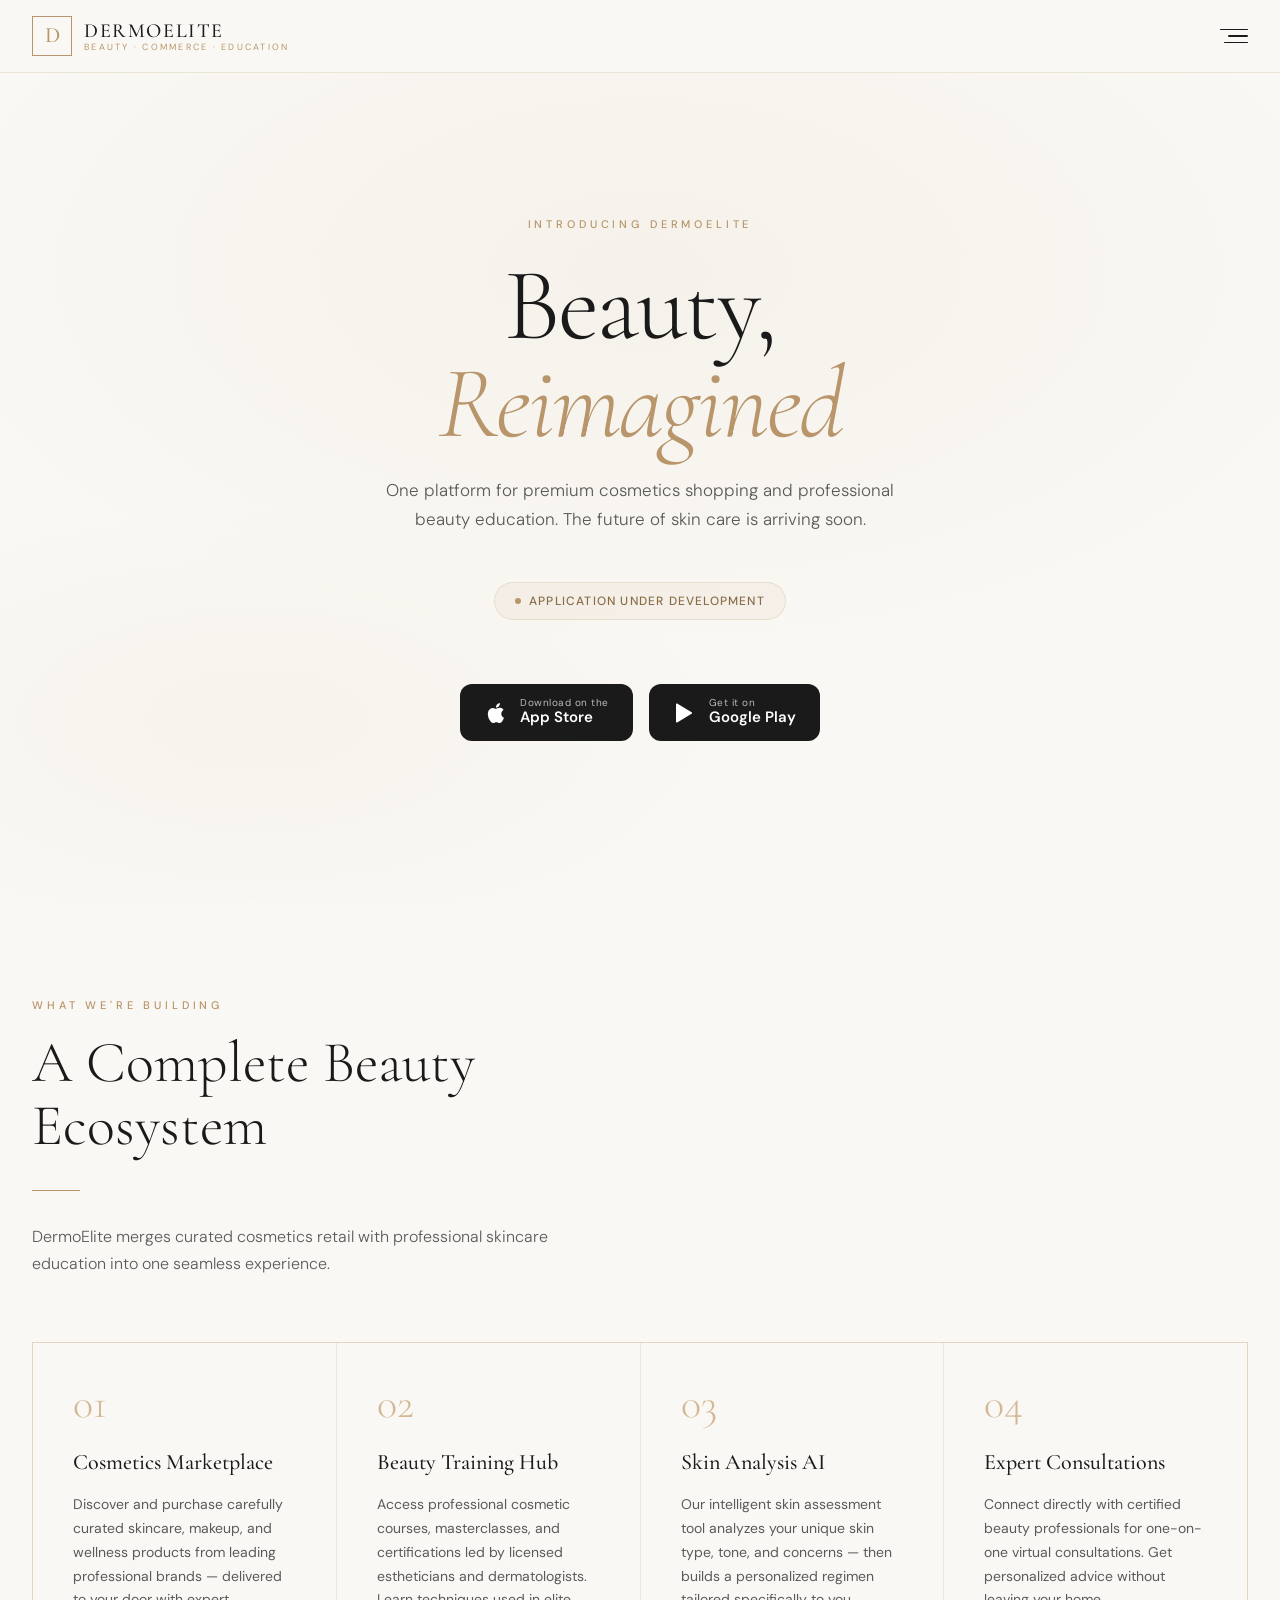
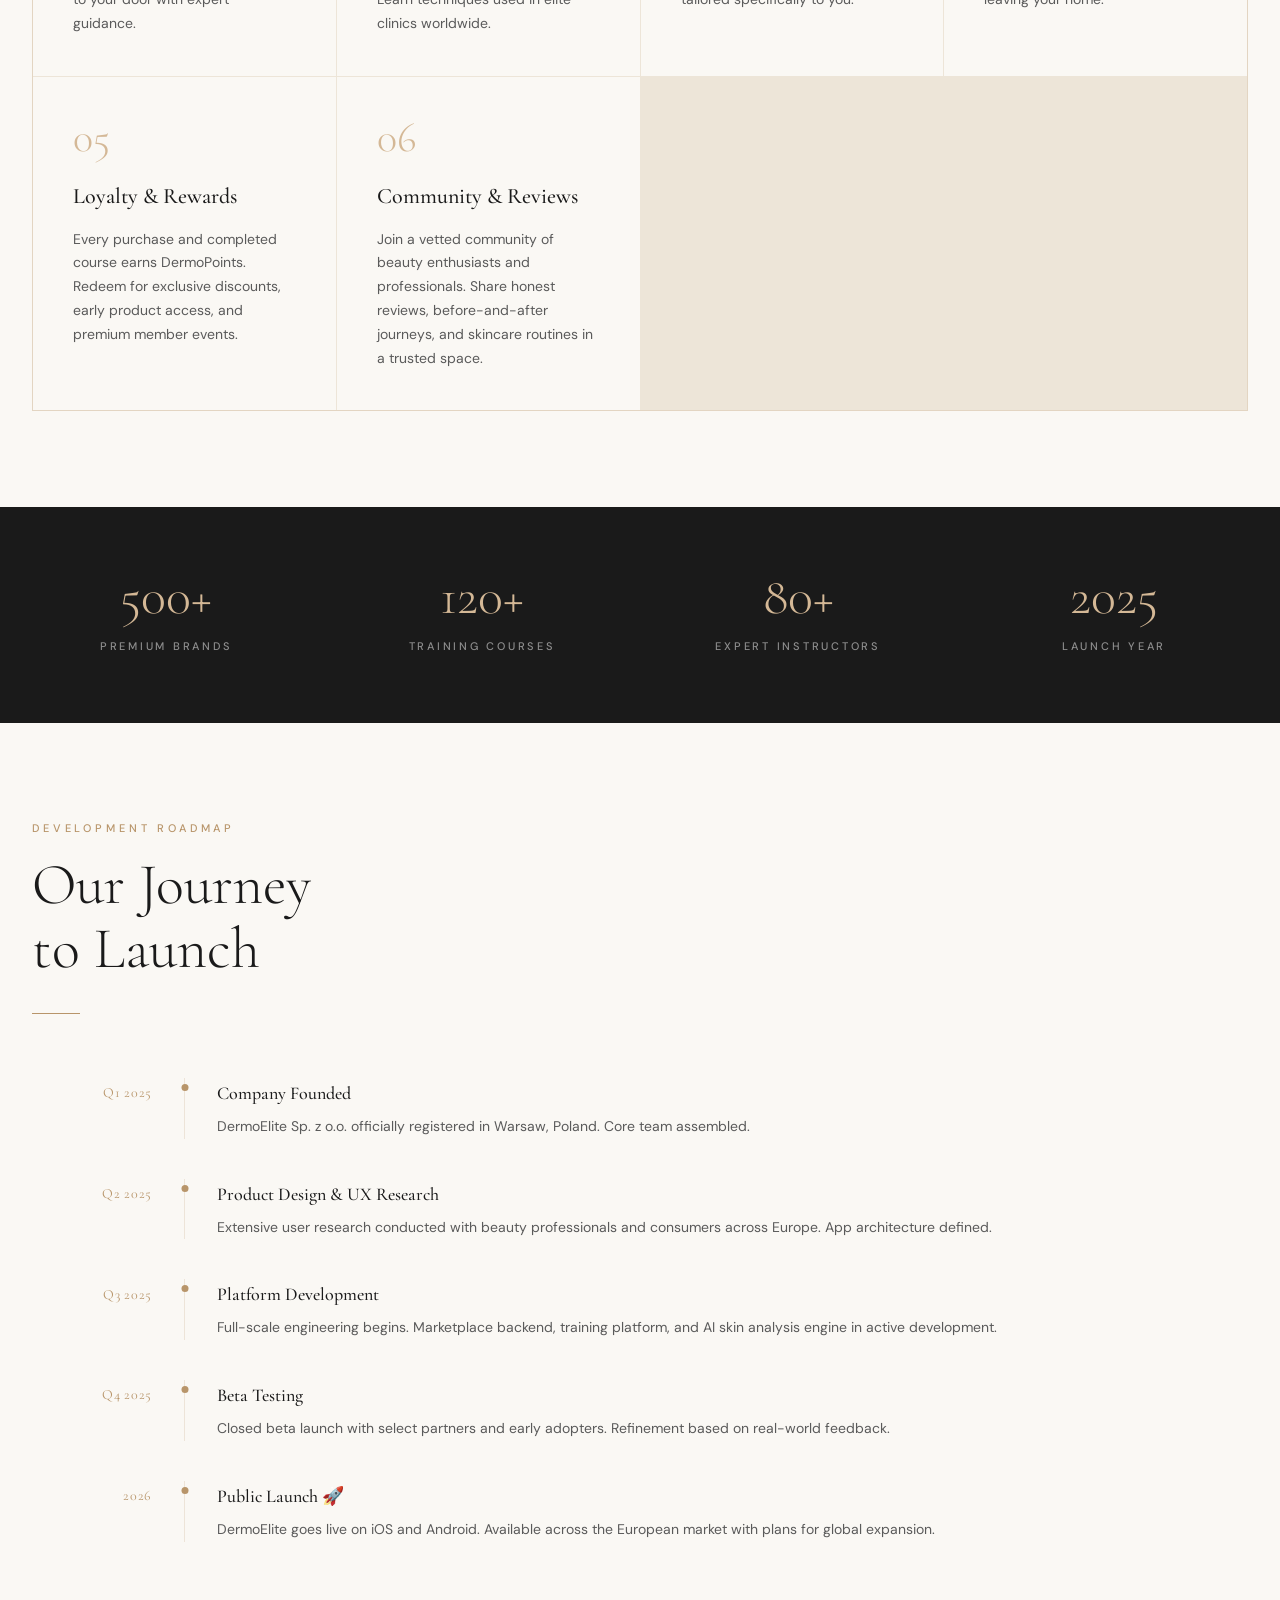
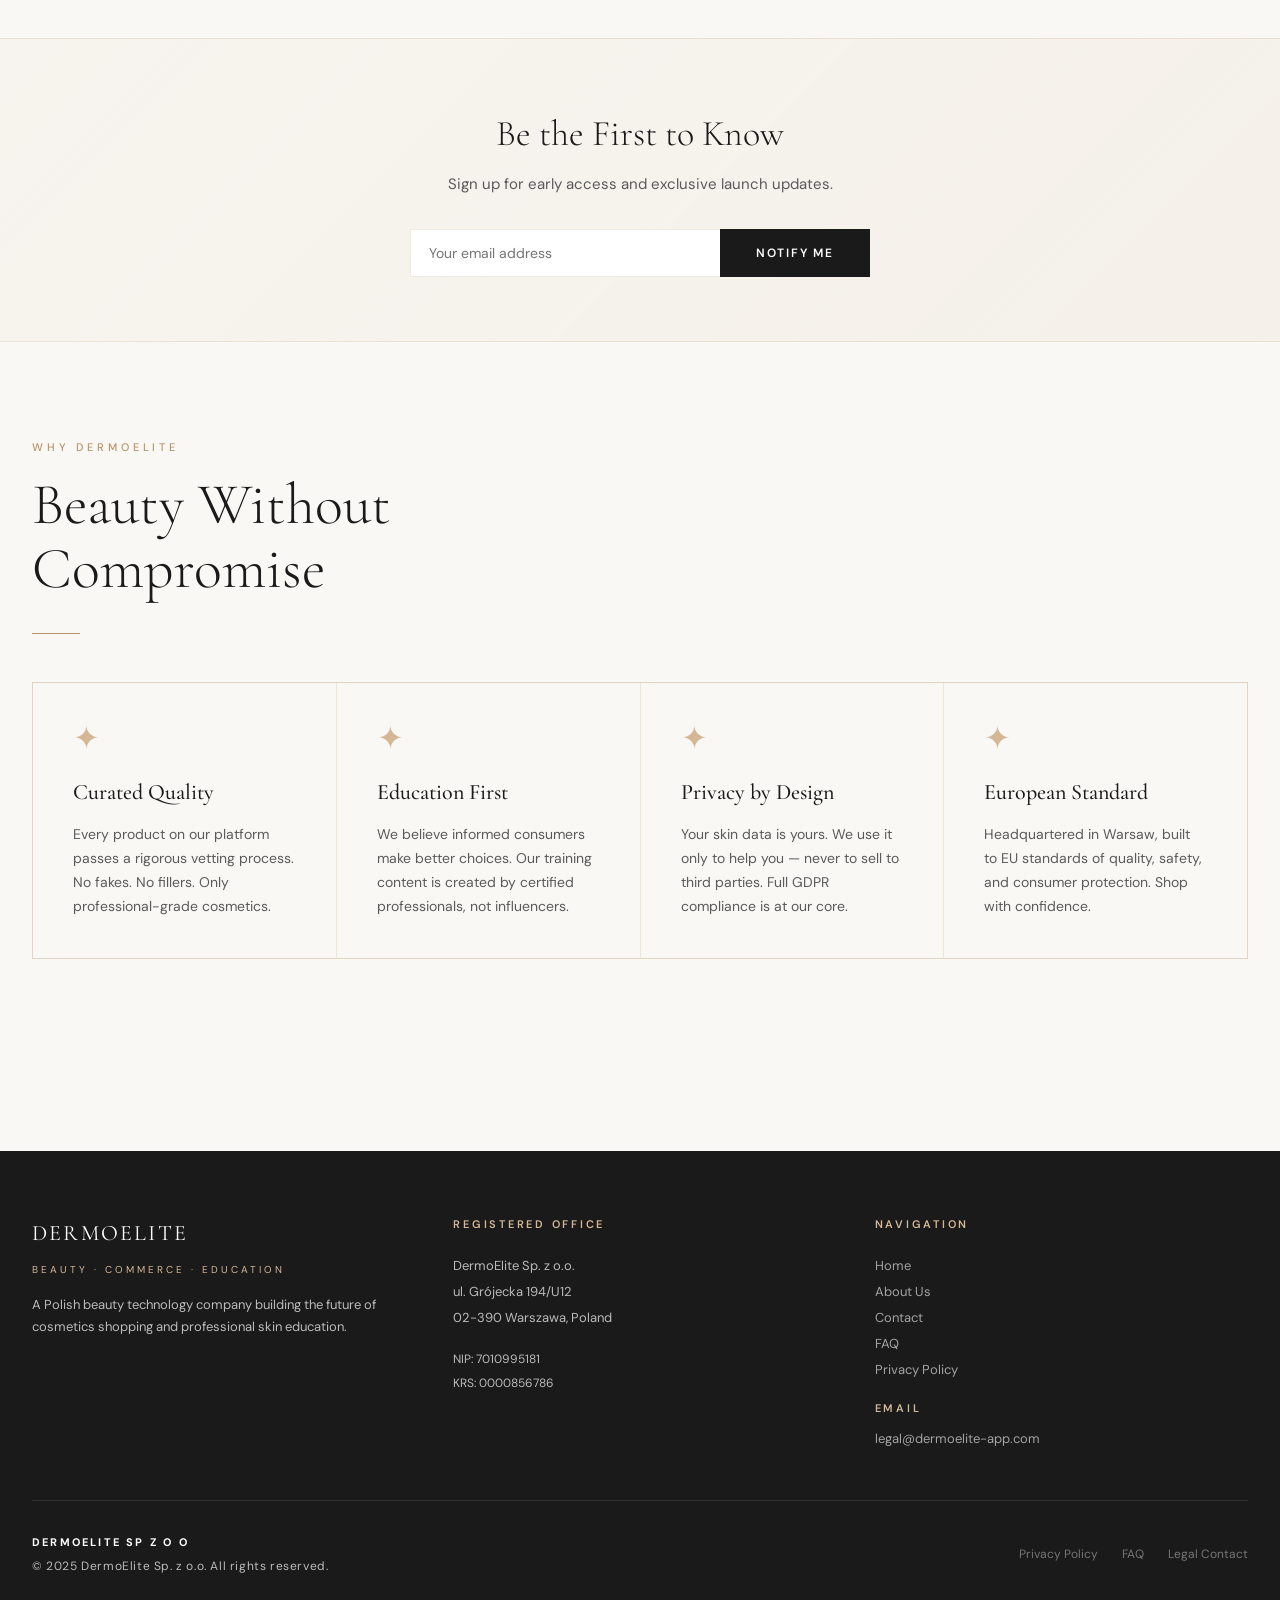
<file: index.html>
<!DOCTYPE html>
<html lang="en">
<head>
  <meta charset="UTF-8" />
  <meta name="viewport" content="width=device-width, initial-scale=1.0" />
  <meta name="description" content="DermoElite — The future of cosmetic commerce and professional beauty education. App coming soon." />
  <title>DermoElite — Beauty. Redefined.</title>
  <link rel="stylesheet" href="style.css" />
  <script>
    // Handle redirect from 404.html for GitHub Pages SPA routing
    (function() {
      const redirect = sessionStorage.getItem('redirectPath');
      if (redirect) {
        sessionStorage.removeItem('redirectPath');
        window.history.replaceState(null, null, redirect);
      }
    })();
  </script>
  <link rel="icon" href="data:image/svg+xml,<svg xmlns='http://www.w3.org/2000/svg' viewBox='0 0 32 32'><rect width='32' height='32' fill='%231a1a1a'/><text y='24' x='4' font-size='22' font-family='serif' fill='%23b8956a'>D</text></svg>" />
</head>
<body>

<!-- ═══════════════ HEADER ═══════════════ -->
<header>
  <nav>
    <a href="/" class="logo" data-page="home" aria-label="DermoElite Home">
      <div class="logo-mark"></div>
      <div class="logo-text">
        <span class="logo-name">DermoElite</span>
        <span class="logo-sub">Beauty · Commerce · Education</span>
      </div>
    </a>
    <button class="burger" id="burger" aria-label="Open navigation">
      <span></span><span></span><span></span>
    </button>
  </nav>
</header>

<!-- ═══════════════ MENU OVERLAY ═══════════════ -->
<div class="menu-overlay" id="menuOverlay" role="dialog" aria-modal="true" aria-label="Navigation">
  <div class="menu-backdrop" id="menuBackdrop"></div>
  <div class="menu-panel">
    <ul class="menu-links">
      <li><a href="/" data-page="home">Home <span class="arrow">→</span></a></li>
      <li><a href="/about" data-page="about">About Us <span class="arrow">→</span></a></li>
      <li><a href="/contact" data-page="contact">Contact <span class="arrow">→</span></a></li>
      <li><a href="/faq" data-page="faq">FAQ <span class="arrow">→</span></a></li>
      <li><a href="/policy" data-page="policy">Privacy Policy <span class="arrow">→</span></a></li>
    </ul>
    <div class="menu-footer">
      <p>DermoElite Sp. z o.o.<br>Warsaw, Poland · 2025</p>
    </div>
  </div>
</div>

<!-- ═══════════════ APP STORE MODAL ═══════════════ -->
<div class="modal-overlay" id="appModal" role="dialog" aria-modal="true">
  <div class="modal-backdrop" id="modalBackdrop"></div>
  <div class="modal-box">
    <div class="modal-icon">⏳</div>
    <h3>Coming Soon</h3>
    <p>The DermoElite app is currently under development. We're working hard to bring you the best cosmetic shopping and education experience. Stay tuned — it will be worth the wait.</p>
    <button class="modal-close" id="modalClose">Got it</button>
  </div>
</div>

<!-- ═══════════════════════════════════════════════
     PAGE: HOME
════════════════════════════════════════════════ -->
<div class="page" id="page-home">

  <!-- HERO -->
  <section class="hero">
    <div class="hero-bg"></div>
    <p class="hero-eyebrow">Introducing DermoElite</p>
    <h1>Beauty,<br><em>Reimagined</em></h1>
    <p class="hero-tagline">One platform for premium cosmetics shopping and professional beauty education. The future of skin care is arriving soon.</p>
    <div class="status-badge">
      <span class="status-dot"></span>
      Application Under Development
    </div>
    <div class="app-buttons">
      <button class="app-btn" aria-label="Download on the App Store">
        <svg viewBox="0 0 24 24" fill="white" xmlns="http://www.w3.org/2000/svg">
          <path d="M18.71 19.5c-.83 1.24-1.71 2.45-3.05 2.47-1.34.03-1.77-.79-3.29-.79-1.53 0-2 .77-3.27.82-1.31.05-2.3-1.32-3.14-2.53C4.25 17 2.94 12.45 4.7 9.39c.87-1.52 2.43-2.48 4.12-2.51 1.28-.02 2.5.87 3.29.87.78 0 2.26-1.07 3.8-.91.65.03 2.47.26 3.64 1.98l-.09.06c-.22.15-2.18 1.27-2.16 3.8.03 3.02 2.65 4.03 2.68 4.04-.03.07-.42 1.44-1.38 2.74M13 3.5c.73-.83 1.94-1.46 2.94-1.5.13 1.17-.34 2.35-1.04 3.19-.69.85-1.83 1.51-2.95 1.42-.15-1.15.41-2.35 1.05-3.11z"/>
        </svg>
        <div class="app-btn-text">
          <span class="app-btn-pre">Download on the</span>
          <span class="app-btn-name">App Store</span>
        </div>
      </button>
      <button class="app-btn" aria-label="Get it on Google Play">
        <svg viewBox="0 0 24 24" fill="white" xmlns="http://www.w3.org/2000/svg">
          <path d="M3,20.5v-17c0-0.83,0.94-1.3,1.6-0.8l14,8.5c0.6,0.37,0.6,1.23,0,1.6l-14,8.5C3.94,21.8,3,21.33,3,20.5z"/>
        </svg>
        <div class="app-btn-text">
          <span class="app-btn-pre">Get it on</span>
          <span class="app-btn-name">Google Play</span>
        </div>
      </button>
    </div>
  </section>

  <!-- FEATURES -->
  <div class="section reveal">
    <p class="section-eyebrow">What We're Building</p>
    <h2 class="section-title">A Complete Beauty<br>Ecosystem</h2>
    <div class="divider"></div>
    <p class="section-subtitle">DermoElite merges curated cosmetics retail with professional skincare education into one seamless experience.</p>

    <div class="features-grid">
      <div class="feature-card">
        <div class="feature-num">01</div>
        <h3>Cosmetics Marketplace</h3>
        <p>Discover and purchase carefully curated skincare, makeup, and wellness products from leading professional brands — delivered to your door with expert guidance.</p>
      </div>
      <div class="feature-card">
        <div class="feature-num">02</div>
        <h3>Beauty Training Hub</h3>
        <p>Access professional cosmetic courses, masterclasses, and certifications led by licensed estheticians and dermatologists. Learn techniques used in elite clinics worldwide.</p>
      </div>
      <div class="feature-card">
        <div class="feature-num">03</div>
        <h3>Skin Analysis AI</h3>
        <p>Our intelligent skin assessment tool analyzes your unique skin type, tone, and concerns — then builds a personalized regimen tailored specifically to you.</p>
      </div>
      <div class="feature-card">
        <div class="feature-num">04</div>
        <h3>Expert Consultations</h3>
        <p>Connect directly with certified beauty professionals for one-on-one virtual consultations. Get personalized advice without leaving your home.</p>
      </div>
      <div class="feature-card">
        <div class="feature-num">05</div>
        <h3>Loyalty & Rewards</h3>
        <p>Every purchase and completed course earns DermoPoints. Redeem for exclusive discounts, early product access, and premium member events.</p>
      </div>
      <div class="feature-card">
        <div class="feature-num">06</div>
        <h3>Community & Reviews</h3>
        <p>Join a vetted community of beauty enthusiasts and professionals. Share honest reviews, before-and-after journeys, and skincare routines in a trusted space.</p>
      </div>
    </div>
  </div>

  <!-- STATS -->
  <div class="stats-strip reveal">
    <div class="stats-inner">
      <div class="stat-item">
        <span class="stat-num">500+</span>
        <span class="stat-label">Premium Brands</span>
      </div>
      <div class="stat-item">
        <span class="stat-num">120+</span>
        <span class="stat-label">Training Courses</span>
      </div>
      <div class="stat-item">
        <span class="stat-num">80+</span>
        <span class="stat-label">Expert Instructors</span>
      </div>
      <div class="stat-item">
        <span class="stat-num">2025</span>
        <span class="stat-label">Launch Year</span>
      </div>
    </div>
  </div>

  <!-- TIMELINE -->
  <div class="section reveal">
    <p class="section-eyebrow">Development Roadmap</p>
    <h2 class="section-title">Our Journey<br>to Launch</h2>
    <div class="divider"></div>
    <div class="timeline">
      <div class="timeline-item">
        <div class="timeline-date">Q1 2025</div>
        <div class="timeline-line"></div>
        <div class="timeline-content">
          <h4>Company Founded</h4>
          <p>DermoElite Sp. z o.o. officially registered in Warsaw, Poland. Core team assembled.</p>
        </div>
      </div>
      <div class="timeline-item">
        <div class="timeline-date">Q2 2025</div>
        <div class="timeline-line"></div>
        <div class="timeline-content">
          <h4>Product Design & UX Research</h4>
          <p>Extensive user research conducted with beauty professionals and consumers across Europe. App architecture defined.</p>
        </div>
      </div>
      <div class="timeline-item">
        <div class="timeline-date">Q3 2025</div>
        <div class="timeline-line"></div>
        <div class="timeline-content">
          <h4>Platform Development</h4>
          <p>Full-scale engineering begins. Marketplace backend, training platform, and AI skin analysis engine in active development.</p>
        </div>
      </div>
      <div class="timeline-item">
        <div class="timeline-date">Q4 2025</div>
        <div class="timeline-line"></div>
        <div class="timeline-content">
          <h4>Beta Testing</h4>
          <p>Closed beta launch with select partners and early adopters. Refinement based on real-world feedback.</p>
        </div>
      </div>
      <div class="timeline-item">
        <div class="timeline-date">2026</div>
        <div class="timeline-line"></div>
        <div class="timeline-content">
          <h4>Public Launch 🚀</h4>
          <p>DermoElite goes live on iOS and Android. Available across the European market with plans for global expansion.</p>
        </div>
      </div>
    </div>
  </div>

  <!-- NEWSLETTER -->
  <div class="newsletter-strip reveal">
    <h3>Be the First to Know</h3>
    <p>Sign up for early access and exclusive launch updates.</p>
    <form class="newsletter-form" id="newsletterForm">
      <input type="email" placeholder="Your email address" required aria-label="Email address" />
      <button type="submit" class="btn">Notify Me</button>
    </form>
  </div>

  <!-- WHY DERMOELITE -->
  <div class="section reveal">
    <p class="section-eyebrow">Why DermoElite</p>
    <h2 class="section-title">Beauty Without<br>Compromise</h2>
    <div class="divider"></div>

    <div class="features-grid" style="grid-template-columns: repeat(auto-fit, minmax(260px, 1fr)); margin-top:3rem;">
      <div class="feature-card">
        <div class="feature-num" style="font-size:32px;">✦</div>
        <h3>Curated Quality</h3>
        <p>Every product on our platform passes a rigorous vetting process. No fakes. No fillers. Only professional-grade cosmetics.</p>
      </div>
      <div class="feature-card">
        <div class="feature-num" style="font-size:32px;">✦</div>
        <h3>Education First</h3>
        <p>We believe informed consumers make better choices. Our training content is created by certified professionals, not influencers.</p>
      </div>
      <div class="feature-card">
        <div class="feature-num" style="font-size:32px;">✦</div>
        <h3>Privacy by Design</h3>
        <p>Your skin data is yours. We use it only to help you — never to sell to third parties. Full GDPR compliance is at our core.</p>
      </div>
      <div class="feature-card">
        <div class="feature-num" style="font-size:32px;">✦</div>
        <h3>European Standard</h3>
        <p>Headquartered in Warsaw, built to EU standards of quality, safety, and consumer protection. Shop with confidence.</p>
      </div>
    </div>
  </div>

</div><!-- /page-home -->


<!-- ═══════════════════════════════════════════════
     PAGE: ABOUT
════════════════════════════════════════════════ -->
<div class="page" id="page-about">
  <div class="page-hero">
    <p class="hero-eyebrow">Our Story</p>
    <h1 class="section-title">About<br><em style="font-style:italic; color:var(--gold)">DermoElite</em></h1>
    <p class="hero-tagline">A Polish beauty tech company on a mission to democratize access to premium cosmetics and professional skincare knowledge.</p>
  </div>

  <div class="section">
    <div class="about-grid">
      <div class="about-visual reveal">
        <div class="about-visual-box">
          <div class="about-monogram">DE</div>
        </div>
        <div class="about-badge">
          <span class="about-badge-year">2025</span>
          <div class="about-badge-label">Founded in Warsaw</div>
        </div>
      </div>

      <div class="reveal">
        <p class="section-eyebrow">Our Mission</p>
        <h2 class="section-title" style="font-size:clamp(28px,4vw,44px)">Elevating Beauty,<br>Empowering People</h2>
        <div class="divider"></div>
        <p style="color:var(--mid); margin-bottom:1.2rem; font-size:15px; line-height:1.8;">DermoElite was born from a simple but powerful conviction: everyone deserves access to professional-grade beauty products and the knowledge to use them well. Too often, the world of premium skincare is locked behind salon doors or hidden in jargon-filled brochures.</p>
        <p style="color:var(--mid); margin-bottom:1.2rem; font-size:15px; line-height:1.8;">We're changing that. Our platform brings together a curated marketplace of verified cosmetic brands, a comprehensive library of professional training courses, and intelligent tools that personalize every step of your skincare journey.</p>
        <p style="color:var(--mid); font-size:15px; line-height:1.8;">Based in Warsaw and built for Europe — and eventually the world — DermoElite Sp. z o.o. is registered under Polish law with a commitment to transparency, quality, and the highest standards of data protection.</p>
      </div>
    </div>

    <!-- VALUES -->
    <div style="margin-top:6rem;" class="reveal">
      <p class="section-eyebrow">Our Values</p>
      <h2 class="section-title" style="font-size:clamp(28px,4vw,44px)">What We Stand For</h2>
      <div class="divider"></div>
      <div class="values-list" style="max-width:700px;">
        <div class="value-item">
          <div class="value-icon">⚗</div>
          <div>
            <h4>Scientific Integrity</h4>
            <p>Every claim on our platform is evidence-based. We don't sell hope — we sell results backed by dermatological science.</p>
          </div>
        </div>
        <div class="value-item">
          <div class="value-icon">🌿</div>
          <div>
            <h4>Sustainable Beauty</h4>
            <p>We actively prioritize brands committed to clean ingredients, ethical sourcing, and eco-conscious packaging.</p>
          </div>
        </div>
        <div class="value-item">
          <div class="value-icon">🔐</div>
          <div>
            <h4>Privacy First</h4>
            <p>Your personal and biometric data is handled with the strictest confidentiality. GDPR compliance is non-negotiable.</p>
          </div>
        </div>
        <div class="value-item">
          <div class="value-icon">🎓</div>
          <div>
            <h4>Education Over Sales</h4>
            <p>An informed customer is our best customer. We invest in education because knowledge is the foundation of great skin.</p>
          </div>
        </div>
        <div class="value-item">
          <div class="value-icon">🤝</div>
          <div>
            <h4>Inclusive Excellence</h4>
            <p>Beauty is for everyone. Our platform is designed to serve all skin types, tones, ages, and backgrounds equally.</p>
          </div>
        </div>
      </div>
    </div>

    <!-- TEAM -->
    <div style="margin-top:6rem;" class="reveal">
      <p class="section-eyebrow">The Team</p>
      <h2 class="section-title" style="font-size:clamp(28px,4vw,44px)">Built by Experts</h2>
      <div class="divider"></div>
      <p style="color:var(--mid); max-width:600px; font-size:15px; line-height:1.8; margin-bottom:3rem;">Our founding team brings together expertise in dermatology, e-commerce technology, UX design, and consumer brand building. We are passionate about beauty and obsessed with the user experience.</p>
      <div class="features-grid" style="grid-template-columns:repeat(auto-fit,minmax(240px,1fr));">
        <div class="feature-card">
          <div class="feature-num" style="font-size:28px; margin-bottom:0.5rem;">👩‍⚕️</div>
          <h3>Medical & Science</h3>
          <p>Board-certified dermatologists and cosmetologists who review every product and course on our platform.</p>
        </div>
        <div class="feature-card">
          <div class="feature-num" style="font-size:28px; margin-bottom:0.5rem;">💻</div>
          <h3>Technology</h3>
          <p>Senior engineers from European tech companies building a platform that is fast, secure, and beautifully simple.</p>
        </div>
        <div class="feature-card">
          <div class="feature-num" style="font-size:28px; margin-bottom:0.5rem;">✦</div>
          <h3>Beauty & Commerce</h3>
          <p>Industry veterans with decades of experience in luxury cosmetics, retail, and brand management across Europe.</p>
        </div>
      </div>
    </div>

  </div>
</div><!-- /page-about -->


<!-- ═══════════════════════════════════════════════
     PAGE: CONTACT
════════════════════════════════════════════════ -->
<div class="page" id="page-contact">
  <div class="page-hero">
    <p class="hero-eyebrow">Get in Touch</p>
    <h1 class="section-title">Contact<br><em style="font-style:italic; color:var(--gold)">Us</em></h1>
    <p class="hero-tagline">We'd love to hear from you — whether you're a brand partner, investor, press, or future user.</p>
  </div>

  <div class="section">
    <div class="contact-layout">

      <!-- INFO -->
      <div class="reveal">
        <div class="info-block">
          <div class="info-label">Registered Office</div>
          <address>
            DERMOELITE SP Z O O<br>
            Ul. Grójecka 194 u12<br>
            02-390 Warszawa<br>
            Poland
          </address>
        </div>
        <div class="info-block">
          <div class="info-label">Legal Information</div>
          <p>
            <strong>NIP:</strong> 7010995181<br>
            <strong>KRS:</strong> 0000856786<br>
            <strong>REGON:</strong> 386874263<br>
            <strong>Legal form:</strong> Spółka z ograniczoną odpowiedzialnością
          </p>
        </div>
        <div class="info-block">
          <div class="info-label">Email</div>
          <p>
            General: <a href="mailto:legal@dermoelite-app.com">legal@dermoelite-app.com</a><br>
            Press: <a href="mailto:press@dermoelite-app.com">press@dermoelite-app.com</a><br>
            Partnerships: <a href="mailto:partners@dermoelite-app.com">partners@dermoelite-app.com</a>
          </p>
        </div>
        <div class="info-block">
          <div class="info-label">Response Time</div>
          <p>We aim to respond to all enquiries within 2–3 business days. For urgent legal matters, please include "URGENT" in your subject line.</p>
        </div>
      </div>

      <!-- FORM -->
      <div class="reveal">
        <p class="section-eyebrow">Send a Message</p>
        <h2 class="section-title" style="font-size:clamp(26px,3vw,38px); margin-bottom:2rem;">We're Listening</h2>
        <form id="contactForm">
          <div class="form-row">
            <div class="form-group">
              <label for="firstName">First Name</label>
              <input type="text" id="firstName" required placeholder="Anna" />
            </div>
            <div class="form-group">
              <label for="lastName">Last Name</label>
              <input type="text" id="lastName" required placeholder="Kowalska" />
            </div>
          </div>
          <div class="form-group">
            <label for="email">Email Address</label>
            <input type="email" id="email" required placeholder="anna@example.com" />
          </div>
          <div class="form-group">
            <label for="subject">Subject</label>
            <select id="subject">
              <option value="">Select a topic…</option>
              <option>Brand Partnership</option>
              <option>Press & Media</option>
              <option>Investor Relations</option>
              <option>General Enquiry</option>
              <option>Legal Matter</option>
            </select>
          </div>
          <div class="form-group">
            <label for="message">Message</label>
            <textarea id="message" required placeholder="Tell us about your enquiry…"></textarea>
          </div>
          <button type="submit" class="btn">Send Message →</button>
          <div class="form-success" id="formSuccess">
            <p>✓ Message received. We'll be in touch within 2–3 business days.</p>
          </div>
        </form>
      </div>

    </div>
  </div>
</div><!-- /page-contact -->


<!-- ═══════════════════════════════════════════════
     PAGE: POLICY
════════════════════════════════════════════════ -->
<div class="page" id="page-policy">
  <div class="page-hero">
    <p class="hero-eyebrow">Legal</p>
    <h1 class="section-title">Privacy<br><em style="font-style:italic; color:var(--gold)">Policy</em></h1>
    <p class="hero-tagline">How we collect, use, and protect your personal information.</p>
  </div>

  <div class="section">
    <div class="policy-content reveal">
      <span class="policy-update">Last Updated: 10 April 2026</span>

      <h2>1. Controller Information</h2>
      <p>The data controller is DermoElite Spółka z ograniczoną odpowiedzialnością (DermoElite Sp. z o.o.), registered at ul. Grójecka 194/U12, 02-390 Warszawa, Poland. NIP: 7010995181, KRS: 0000856786. You may contact us regarding data protection matters at: <a href="mailto:legal@dermoelite-app.com" style="color:var(--gold);">legal@dermoelite-app.com</a></p>

      <h2>2. Data We Collect</h2>
      <p>We may collect the following categories of personal data:</p>
      <ul>
        <li><strong>Identity Data:</strong> name, username, date of birth</li>
        <li><strong>Contact Data:</strong> email address, postal address, phone number</li>
        <li><strong>Technical Data:</strong> IP address, device identifiers, browser type, operating system</li>
        <li><strong>Usage Data:</strong> pages visited, features used, course progress, purchase history</li>
        <li><strong>Profile Data:</strong> skin type preferences, product interests, survey responses</li>
        <li><strong>Biometric Indicators:</strong> skin analysis data submitted voluntarily via the app (anonymized and encrypted)</li>
      </ul>

      <h2>3. Legal Basis for Processing</h2>
      <p>We process your personal data on the following legal grounds under GDPR (Regulation (EU) 2016/679):</p>
      <ul>
        <li><strong>Performance of a contract</strong> — to provide the services you signed up for</li>
        <li><strong>Legitimate interests</strong> — to improve our platform, ensure security, and prevent fraud</li>
        <li><strong>Consent</strong> — for marketing communications and optional skin analysis features</li>
        <li><strong>Legal obligation</strong> — to comply with applicable Polish and EU law</li>
      </ul>

      <h2>4. How We Use Your Data</h2>
      <p>Your data is used to: operate and improve the DermoElite platform; personalize product and course recommendations; process transactions and subscriptions; send service and marketing communications (with your consent); detect and prevent fraudulent or abusive activity; comply with legal obligations.</p>

      <h2>5. Data Sharing</h2>
      <p>We do not sell your personal data. We may share data with trusted third-party service providers who assist in platform operations (payment processors, cloud hosting, analytics) under strict data processing agreements. All third parties are required to respect the security of your data and to treat it in accordance with the law.</p>

      <h2>6. International Transfers</h2>
      <p>Where data is transferred outside the European Economic Area, we ensure appropriate safeguards are in place, including Standard Contractual Clauses approved by the European Commission.</p>

      <h2>7. Data Retention</h2>
      <p>We retain personal data for as long as necessary to fulfill the purposes for which it was collected, or as required by applicable law. Account data is typically retained for the duration of your account plus 3 years for legal purposes.</p>

      <h2>8. Your Rights</h2>
      <p>Under GDPR, you have the right to: access your personal data; correct inaccurate data; request erasure ("right to be forgotten"); restrict or object to processing; data portability; withdraw consent at any time. To exercise any of these rights, contact us at <a href="mailto:legal@dermoelite-app.com" style="color:var(--gold);">legal@dermoelite-app.com</a>. You also have the right to lodge a complaint with the Polish supervisory authority (UODO) at <a href="https://uodo.gov.pl" style="color:var(--gold);" target="_blank" rel="noopener">uodo.gov.pl</a>.</p>

      <h2>9. Cookies</h2>
      <p>Our website uses essential cookies required for operation, and optional analytics cookies to understand usage patterns. You may control cookie preferences through your browser settings. A detailed cookie policy will be available at app launch.</p>

      <h2>10. Security</h2>
      <p>We implement appropriate technical and organizational measures to protect your data against unauthorized access, alteration, disclosure, or destruction. These include SSL/TLS encryption, access controls, and regular security assessments.</p>

      <h2>11. Children's Privacy</h2>
      <p>Our services are not directed to individuals under the age of 16. We do not knowingly collect personal data from children. If you believe a child has provided us with personal data, please contact us immediately.</p>

      <h2>12. Changes to This Policy</h2>
      <p>We may update this Privacy Policy from time to time. We will notify you of material changes by posting the new policy on this page with an updated effective date. We encourage you to review this policy periodically.</p>
    </div>
  </div>
</div><!-- /page-policy -->


<!-- ═══════════════════════════════════════════════
     PAGE: FAQ
════════════════════════════════════════════════ -->
<div class="page" id="page-faq">
  <div class="page-hero">
    <p class="hero-eyebrow">Help Center</p>
    <h1 class="section-title">Frequently Asked<br><em style="font-style:italic; color:var(--gold)">Questions</em></h1>
    <p class="hero-tagline">Everything you need to know about DermoElite — the app, the company, and what's coming.</p>
  </div>

  <div class="section">
    <div style="max-width:760px; margin:0 auto;">

      <div class="reveal">
        <p class="section-eyebrow">About the App</p>
        <div class="faq-list">
          <div class="faq-item">
            <div class="faq-question">When will the DermoElite app launch? <span class="faq-icon">+</span></div>
            <div class="faq-answer"><p>We are targeting a public launch in 2026, following a closed beta phase in late 2025. Sign up to our newsletter to be notified the moment early access opens. We'll be launching simultaneously on iOS (App Store) and Android (Google Play).</p></div>
          </div>
          <div class="faq-item">
            <div class="faq-question">Which countries will the app be available in? <span class="faq-icon">+</span></div>
            <div class="faq-answer"><p>At launch, DermoElite will be available across the European Union, with a focus on Poland, Germany, France, and the Netherlands. Expansion to additional markets including the United Kingdom and North America is planned for subsequent phases.</p></div>
          </div>
          <div class="faq-item">
            <div class="faq-question">Will the app be free to download? <span class="faq-icon">+</span></div>
            <div class="faq-answer"><p>Yes, the DermoElite app will be free to download. The marketplace is open to all users. Premium training courses and advanced features such as AI skin analysis and expert consultations will be available under subscription or pay-per-use models. Pricing details will be announced before launch.</p></div>
          </div>
          <div class="faq-item">
            <div class="faq-question">How does the skin analysis feature work? <span class="faq-icon">+</span></div>
            <div class="faq-answer"><p>Our AI-powered skin analysis uses your device's camera and a series of guided prompts to evaluate your skin's characteristics — including hydration levels, tone uniformity, pore visibility, and sensitivity indicators. The results are processed on-device where possible, with your explicit consent required before any data is transmitted. Analysis data is never shared with third parties or used for advertising purposes.</p></div>
          </div>
        </div>
      </div>

      <div class="reveal" style="margin-top:3rem;">
        <p class="section-eyebrow">Products & Brands</p>
        <div class="faq-list">
          <div class="faq-item">
            <div class="faq-question">How are products selected for the marketplace? <span class="faq-icon">+</span></div>
            <div class="faq-answer"><p>Every brand and product undergoes a thorough vetting process. Our team of dermatologists and cosmetic scientists review ingredient lists, safety certifications, and clinical evidence before any product is approved. We do not list products with prohibited substances under EU Cosmetics Regulation No 1223/2009.</p></div>
          </div>
          <div class="faq-item">
            <div class="faq-question">Can I apply to list my brand on DermoElite? <span class="faq-icon">+</span></div>
            <div class="faq-answer"><p>Yes. We welcome applications from professional cosmetic brands that meet our quality standards. Please contact us at <a href="mailto:partners@dermoelite-app.com" style="color:var(--gold);">partners@dermoelite-app.com</a> with your brand information, product documentation, and any relevant certifications. Our partnerships team will respond within 5 business days.</p></div>
          </div>
          <div class="faq-item">
            <div class="faq-question">Are products authentic and verified? <span class="faq-icon">+</span></div>
            <div class="faq-answer"><p>Absolutely. We work exclusively with authorized distributors and brand-direct partnerships. Each product listing includes batch traceability, and our team conducts periodic spot checks. Counterfeit goods have no place on our platform — any suspected authenticity issue is investigated immediately.</p></div>
          </div>
        </div>
      </div>

      <div class="reveal" style="margin-top:3rem;">
        <p class="section-eyebrow">Training & Education</p>
        <div class="faq-list">
          <div class="faq-item">
            <div class="faq-question">Who creates the training content? <span class="faq-icon">+</span></div>
            <div class="faq-answer"><p>All courses are created and reviewed by licensed professionals — including licensed estheticians, certified cosmetologists, and consultant dermatologists. We do not accept content from unverified influencers or anonymous sources. Every instructor profile is verified and publicly displayed on the platform.</p></div>
          </div>
          <div class="faq-item">
            <div class="faq-question">Do I receive a certificate upon completing a course? <span class="faq-icon">+</span></div>
            <div class="faq-answer"><p>Yes. Upon successful completion of accredited courses, you will receive a digital DermoElite Certificate of Completion. For certain professional programs, certificates will carry continuing education credits recognized within the EU beauty industry. Details will be available on each course listing at launch.</p></div>
          </div>
          <div class="faq-item">
            <div class="faq-question">I'm a beauty professional — can I teach on DermoElite? <span class="faq-icon">+</span></div>
            <div class="faq-answer"><p>We are building an instructor community and welcome applications from qualified professionals. Contact us at <a href="mailto:partners@dermoelite-app.com" style="color:var(--gold);">partners@dermoelite-app.com</a> with your credentials, area of expertise, and a brief description of the course you'd like to offer. Our editorial team will review your application and guide you through the onboarding process.</p></div>
          </div>
        </div>
      </div>

      <div class="reveal" style="margin-top:3rem;">
        <p class="section-eyebrow">Data & Privacy</p>
        <div class="faq-list">
          <div class="faq-item">
            <div class="faq-question">How does DermoElite handle my personal data? <span class="faq-icon">+</span></div>
            <div class="faq-answer"><p>We take data privacy very seriously. DermoElite is fully GDPR-compliant and operated under Polish law. Your personal data is never sold. We collect only what is necessary to provide our services, and you have full rights over your data at all times. Please see our <a data-page="policy" href="/policy" style="color:var(--gold); cursor:pointer;">Privacy Policy</a> for complete details.</p></div>
          </div>
          <div class="faq-item">
            <div class="faq-question">How can I delete my account and data? <span class="faq-icon">+</span></div>
            <div class="faq-answer"><p>You may request deletion of your account and associated data at any time. Once the app launches, this will be available directly within account settings. You may also submit a deletion request to <a href="mailto:legal@dermoelite-app.com" style="color:var(--gold);">legal@dermoelite-app.com</a>. We will process your request within 30 days in accordance with GDPR Article 17.</p></div>
          </div>
        </div>
      </div>

      <div class="reveal" style="margin-top:4rem; padding:3rem; border:1px solid var(--border); background:var(--cream); text-align:center;">
        <p class="section-eyebrow">Still have questions?</p>
        <h3 class="section-title" style="font-size:28px; margin-bottom:0.5rem;">We're Here to Help</h3>
        <p style="color:var(--mid); font-size:14px; margin-bottom:2rem;">Our team typically responds within 2–3 business days.</p>
        <a href="/contact" data-page="contact" class="btn">Contact Us →</a>
      </div>

    </div>
  </div>
</div><!-- /page-faq -->


<!-- ═══════════════ FOOTER ═══════════════ -->
<footer>
  <div class="footer-inner">
    <div class="footer-main">
      <div class="footer-brand">
        <span class="footer-logo-name">DermoElite</span>
        <span class="footer-logo-sub">Beauty · Commerce · Education</span>
        <p>A Polish beauty technology company building the future of cosmetics shopping and professional skin education.</p>
      </div>
      <div class="footer-col">
        <h4>Registered Office</h4>
        <address>
          DermoElite Sp. z o.o.<br>
          ul. Grójecka 194/U12<br>
          02-390 Warszawa, Poland
        </address>
        <div style="margin-top:1rem;">
          <span style="font-size:12px; display:block; line-height:2;">NIP: 7010995181</span>
          <span style="font-size:12px; display:block; line-height:2;">KRS: 0000856786</span>
        </div>
      </div>
      <div class="footer-col">
        <h4>Navigation</h4>
        <a data-page="home" href="/">Home</a>
        <a data-page="about" href="/about">About Us</a>
        <a data-page="contact" href="/contact">Contact</a>
        <a data-page="faq" href="/faq">FAQ</a>
        <a data-page="policy" href="/policy">Privacy Policy</a>
        <div style="margin-top:1rem;">
          <h4 style="margin-top:0; margin-bottom:0.5rem;">Email</h4>
          <a href="mailto:legal@dermoelite-app.com">legal@dermoelite-app.com</a>
        </div>
      </div>
    </div>
    <div class="footer-bottom">
      <div class="footer-copy">
        <strong>DERMOELITE SP Z O O</strong>
        © 2025 DermoElite Sp. z o.o. All rights reserved.
      </div>
      <div class="footer-legal-links">
        <a data-page="policy" href="/policy">Privacy Policy</a>
        <a data-page="faq" href="/faq">FAQ</a>
        <a href="mailto:legal@dermoelite-app.com">Legal Contact</a>
      </div>
    </div>
  </div>
</footer>

<script src="main.js"></script>
</body>
</html>
</file>
<file: style.css>
@import url('https://fonts.googleapis.com/css2?family=Cormorant+Garamond:ital,wght@0,300;0,400;0,500;0,600;1,300;1,400&family=DM+Sans:wght@300;400;500;600&family=Playfair+Display:wght@400;500&display=swap');

:root {
  --cream: #f7f4ef;
  --ivory: #faf8f4;
  --charcoal: #1a1a1a;
  --graphite: #2d2d2d;
  --mid: #5a5a5a;
  --light: #9a9a9a;
  --gold: #b8956a;
  --gold-light: #d4b896;
  --gold-dark: #8a6d48;
  --border: rgba(184, 149, 106, 0.2);
  --border-light: rgba(184, 149, 106, 0.1);
  --white: #ffffff;
  --shadow: 0 2px 40px rgba(26,26,26,0.08);
  --shadow-deep: 0 8px 60px rgba(26,26,26,0.14);
}

* { margin: 0; padding: 0; box-sizing: border-box; }

html { scroll-behavior: smooth; }

body {
  font-family: 'DM Sans', sans-serif;
  background: var(--ivory);
  color: var(--charcoal);
  font-size: 16px;
  line-height: 1.7;
  overflow-x: hidden;
}

/* ─── HEADER ─── */
header {
  position: fixed;
  top: 0; left: 0; right: 0;
  z-index: 1000;
  background: rgba(250, 248, 244, 0.95);
  backdrop-filter: blur(12px);
  border-bottom: 1px solid var(--border);
  transition: all 0.4s ease;
}

header.scrolled {
  background: rgba(250, 248, 244, 0.98);
  box-shadow: var(--shadow);
}

nav {
  max-width: 1280px;
  margin: 0 auto;
  padding: 0 2rem;
  display: flex;
  align-items: center;
  justify-content: space-between;
  height: 72px;
}

.logo {
  display: flex;
  align-items: center;
  gap: 12px;
  text-decoration: none;
  flex-shrink: 0;
}

.logo-mark {
  width: 40px;
  height: 40px;
  border: 1.5px solid var(--gold);
  display: flex;
  align-items: center;
  justify-content: center;
  position: relative;
}

.logo-mark::before {
  content: 'D';
  font-family: 'Cormorant Garamond', serif;
  font-size: 22px;
  font-weight: 500;
  color: var(--gold);
  letter-spacing: -0.5px;
}

.logo-text {
  display: flex;
  flex-direction: column;
  line-height: 1;
}

.logo-name {
  font-family: 'Cormorant Garamond', serif;
  font-size: 20px;
  font-weight: 500;
  color: var(--charcoal);
  letter-spacing: 0.08em;
  text-transform: uppercase;
}

.logo-sub {
  font-size: 9px;
  font-weight: 400;
  color: var(--gold);
  letter-spacing: 0.25em;
  text-transform: uppercase;
  margin-top: 2px;
}

/* ─── BURGER ─── */
.burger {
  background: none;
  border: none;
  cursor: pointer;
  width: 44px;
  height: 44px;
  display: flex;
  flex-direction: column;
  align-items: flex-end;
  justify-content: center;
  gap: 5px;
  padding: 0;
  z-index: 1100;
}

.burger span {
  display: block;
  height: 1.5px;
  background: var(--charcoal);
  border-radius: 2px;
  transition: all 0.35s cubic-bezier(0.4,0,0.2,1);
}

.burger span:nth-child(1) { width: 28px; }
.burger span:nth-child(2) { width: 20px; }
.burger span:nth-child(3) { width: 24px; }

.burger.active span:nth-child(1) { width: 24px; transform: translateY(6.5px) rotate(45deg); }
.burger.active span:nth-child(2) { opacity: 0; transform: scaleX(0); }
.burger.active span:nth-child(3) { width: 24px; transform: translateY(-6.5px) rotate(-45deg); }

/* ─── MENU OVERLAY ─── */
.menu-overlay {
  position: fixed;
  inset: 0;
  z-index: 999;
  pointer-events: none;
  opacity: 0;
  transition: opacity 0.4s ease;
}

.menu-overlay.open {
  pointer-events: all;
  opacity: 1;
}

.menu-backdrop {
  position: absolute;
  inset: 0;
  background: rgba(26, 26, 26, 0.4);
  backdrop-filter: blur(4px);
}

.menu-panel {
  position: absolute;
  top: 0; right: 0;
  width: min(380px, 90vw);
  height: 100vh;
  background: var(--ivory);
  border-left: 1px solid var(--border);
  display: flex;
  flex-direction: column;
  padding: 100px 3rem 3rem;
  transform: translateX(100%);
  transition: transform 0.5s cubic-bezier(0.4,0,0.2,1);
}

.menu-overlay.open .menu-panel {
  transform: translateX(0);
}

.menu-panel nav-links {
  display: flex;
  flex-direction: column;
}

.menu-links {
  list-style: none;
  display: flex;
  flex-direction: column;
  gap: 0;
}

.menu-links li {
  border-bottom: 1px solid var(--border-light);
  opacity: 0;
  transform: translateX(20px);
  transition: opacity 0.4s ease, transform 0.4s ease;
}

.menu-overlay.open .menu-links li {
  opacity: 1;
  transform: translateX(0);
}

.menu-overlay.open .menu-links li:nth-child(1) { transition-delay: 0.1s; }
.menu-overlay.open .menu-links li:nth-child(2) { transition-delay: 0.15s; }
.menu-overlay.open .menu-links li:nth-child(3) { transition-delay: 0.2s; }
.menu-overlay.open .menu-links li:nth-child(4) { transition-delay: 0.25s; }
.menu-overlay.open .menu-links li:nth-child(5) { transition-delay: 0.3s; }
.menu-overlay.open .menu-links li:nth-child(6) { transition-delay: 0.35s; }

.menu-links a {
  display: flex;
  align-items: center;
  justify-content: space-between;
  padding: 1.2rem 0;
  font-family: 'Cormorant Garamond', serif;
  font-size: 22px;
  font-weight: 400;
  color: var(--charcoal);
  text-decoration: none;
  letter-spacing: 0.03em;
  transition: color 0.2s;
}

.menu-links a:hover { color: var(--gold); }

.menu-links a .arrow {
  font-size: 16px;
  color: var(--gold);
  opacity: 0;
  transition: opacity 0.2s, transform 0.2s;
}

.menu-links a:hover .arrow { opacity: 1; transform: translateX(4px); }

.menu-footer {
  margin-top: auto;
  font-size: 12px;
  color: var(--light);
  letter-spacing: 0.05em;
}

/* ─── PAGE WRAPPER ─── */
.page { display: none; min-height: 100vh; }
.page.active { display: block; }

/* ─── HERO ─── */
.hero {
  min-height: 100vh;
  display: flex;
  flex-direction: column;
  align-items: center;
  justify-content: center;
  text-align: center;
  padding: 120px 2rem 4rem;
  position: relative;
  overflow: hidden;
}

.hero-bg {
  position: absolute;
  inset: 0;
  background:
    radial-gradient(ellipse 80% 60% at 50% 30%, rgba(184,149,106,0.07) 0%, transparent 70%),
    radial-gradient(ellipse 60% 40% at 20% 80%, rgba(184,149,106,0.05) 0%, transparent 60%);
  pointer-events: none;
}

.hero-eyebrow {
  font-size: 11px;
  font-weight: 500;
  letter-spacing: 0.35em;
  text-transform: uppercase;
  color: var(--gold);
  margin-bottom: 1.5rem;
  animation: fadeUp 0.8s ease both;
}

.hero h1 {
  font-family: 'Cormorant Garamond', serif;
  font-size: clamp(52px, 8vw, 110px);
  font-weight: 300;
  color: var(--charcoal);
  line-height: 0.95;
  letter-spacing: -0.02em;
  margin-bottom: 1.5rem;
  animation: fadeUp 0.8s ease 0.1s both;
}

.hero h1 em {
  font-style: italic;
  color: var(--gold);
}

.hero-tagline {
  font-size: clamp(14px, 2vw, 17px);
  color: var(--mid);
  max-width: 560px;
  margin: 0 auto 3rem;
  font-weight: 300;
  animation: fadeUp 0.8s ease 0.2s both;
}

/* ─── STATUS BADGE ─── */
.status-badge {
  display: inline-flex;
  align-items: center;
  gap: 8px;
  background: rgba(184, 149, 106, 0.08);
  border: 1px solid var(--border);
  border-radius: 100px;
  padding: 8px 20px;
  font-size: 12px;
  font-weight: 500;
  letter-spacing: 0.1em;
  text-transform: uppercase;
  color: var(--gold-dark);
  margin-bottom: 4rem;
  animation: fadeUp 0.8s ease 0.3s both;
}

.status-dot {
  width: 6px; height: 6px;
  background: var(--gold);
  border-radius: 50%;
  animation: pulse 2s ease-in-out infinite;
}

@keyframes pulse {
  0%, 100% { opacity: 1; transform: scale(1); }
  50% { opacity: 0.5; transform: scale(0.8); }
}

/* ─── APP STORE BUTTONS ─── */
.app-buttons {
  display: flex;
  gap: 1rem;
  justify-content: center;
  flex-wrap: wrap;
  animation: fadeUp 0.8s ease 0.4s both;
}

.app-btn {
  display: flex;
  align-items: center;
  gap: 12px;
  background: var(--charcoal);
  color: var(--white);
  padding: 14px 24px;
  border-radius: 12px;
  cursor: pointer;
  border: none;
  text-decoration: none;
  transition: all 0.3s ease;
  font-family: 'DM Sans', sans-serif;
}

.app-btn:hover {
  background: var(--graphite);
  transform: translateY(-2px);
  box-shadow: 0 8px 30px rgba(26,26,26,0.2);
}

.app-btn svg { width: 24px; height: 24px; flex-shrink: 0; }

.app-btn-text { text-align: left; }
.app-btn-pre { font-size: 10px; opacity: 0.7; line-height: 1; display: block; letter-spacing: 0.05em; }
.app-btn-name { font-size: 15px; font-weight: 600; line-height: 1.3; display: block; }

/* ─── COMING SOON MODAL ─── */
.modal-overlay {
  position: fixed;
  inset: 0;
  z-index: 2000;
  display: flex;
  align-items: center;
  justify-content: center;
  padding: 2rem;
  opacity: 0;
  pointer-events: none;
  transition: opacity 0.3s ease;
}

.modal-overlay.open {
  opacity: 1;
  pointer-events: all;
}

.modal-backdrop {
  position: absolute;
  inset: 0;
  background: rgba(26,26,26,0.5);
  backdrop-filter: blur(8px);
  cursor: pointer;
}

.modal-box {
  position: relative;
  background: var(--ivory);
  border: 1px solid var(--border);
  max-width: 400px;
  width: 100%;
  padding: 3rem;
  text-align: center;
  transform: scale(0.9);
  transition: transform 0.3s cubic-bezier(0.4,0,0.2,1);
}

.modal-overlay.open .modal-box { transform: scale(1); }

.modal-icon {
  width: 60px; height: 60px;
  border: 1px solid var(--border);
  border-radius: 50%;
  display: flex;
  align-items: center;
  justify-content: center;
  margin: 0 auto 1.5rem;
  font-size: 24px;
}

.modal-box h3 {
  font-family: 'Cormorant Garamond', serif;
  font-size: 26px;
  font-weight: 400;
  margin-bottom: 0.75rem;
}

.modal-box p {
  font-size: 14px;
  color: var(--mid);
  line-height: 1.6;
  margin-bottom: 2rem;
}

.modal-close {
  background: var(--charcoal);
  color: var(--white);
  border: none;
  padding: 12px 32px;
  font-family: 'DM Sans', sans-serif;
  font-size: 13px;
  font-weight: 500;
  letter-spacing: 0.08em;
  text-transform: uppercase;
  cursor: pointer;
  transition: background 0.2s;
}

.modal-close:hover { background: var(--gold-dark); }

/* ─── FEATURES SECTION ─── */
.section {
  padding: 6rem 2rem;
  max-width: 1280px;
  margin: 0 auto;
}

.section-eyebrow {
  font-size: 11px;
  font-weight: 500;
  letter-spacing: 0.35em;
  text-transform: uppercase;
  color: var(--gold);
  margin-bottom: 1rem;
}

.section-title {
  font-family: 'Cormorant Garamond', serif;
  font-size: clamp(36px, 5vw, 58px);
  font-weight: 300;
  line-height: 1.1;
  color: var(--charcoal);
  margin-bottom: 1.5rem;
}

.section-subtitle {
  font-size: 16px;
  color: var(--mid);
  max-width: 520px;
  font-weight: 300;
}

.divider {
  width: 48px;
  height: 1px;
  background: var(--gold);
  margin: 2rem 0;
}

/* ─── FEATURES GRID ─── */
.features-grid {
  display: grid;
  grid-template-columns: repeat(auto-fit, minmax(300px, 1fr));
  gap: 1px;
  background: var(--border);
  border: 1px solid var(--border);
  margin-top: 4rem;
}

.feature-card {
  background: var(--ivory);
  padding: 2.5rem;
  transition: background 0.3s ease;
}

.feature-card:hover { background: var(--cream); }

.feature-num {
  font-family: 'Cormorant Garamond', serif;
  font-size: 42px;
  font-weight: 300;
  color: var(--gold-light);
  line-height: 1;
  margin-bottom: 1.2rem;
}

.feature-card h3 {
  font-family: 'Cormorant Garamond', serif;
  font-size: 22px;
  font-weight: 500;
  margin-bottom: 0.75rem;
  color: var(--charcoal);
}

.feature-card p {
  font-size: 14px;
  color: var(--mid);
  line-height: 1.7;
}

/* ─── STATS ─── */
.stats-strip {
  background: var(--charcoal);
  padding: 4rem 2rem;
}

.stats-inner {
  max-width: 1280px;
  margin: 0 auto;
  display: grid;
  grid-template-columns: repeat(auto-fit, minmax(200px, 1fr));
  gap: 3rem;
  text-align: center;
}

.stat-item {}

.stat-num {
  font-family: 'Cormorant Garamond', serif;
  font-size: 52px;
  font-weight: 300;
  color: var(--gold-light);
  line-height: 1;
  display: block;
  margin-bottom: 0.5rem;
}

.stat-label {
  font-size: 11px;
  font-weight: 500;
  letter-spacing: 0.25em;
  text-transform: uppercase;
  color: rgba(255,255,255,0.5);
}

/* ─── TIMELINE ─── */
.timeline {
  margin-top: 4rem;
  display: flex;
  flex-direction: column;
  gap: 0;
}

.timeline-item {
  display: grid;
  grid-template-columns: 120px 1px 1fr;
  gap: 0 2rem;
  padding-bottom: 2.5rem;
}

.timeline-item:last-child { padding-bottom: 0; }

.timeline-date {
  font-family: 'Cormorant Garamond', serif;
  font-size: 14px;
  color: var(--gold);
  padding-top: 0.2rem;
  text-align: right;
  letter-spacing: 0.05em;
}

.timeline-line {
  position: relative;
  background: var(--border);
}

.timeline-line::before {
  content: '';
  position: absolute;
  top: 6px; left: 50%;
  transform: translateX(-50%);
  width: 7px; height: 7px;
  border-radius: 50%;
  background: var(--gold);
}

.timeline-content { padding-top: 0; }

.timeline-content h4 {
  font-family: 'Cormorant Garamond', serif;
  font-size: 18px;
  font-weight: 500;
  margin-bottom: 0.4rem;
}

.timeline-content p {
  font-size: 14px;
  color: var(--mid);
}

/* ─── ABOUT ─── */
.about-grid {
  display: grid;
  grid-template-columns: 1fr 1fr;
  gap: 6rem;
  align-items: start;
  margin-top: 4rem;
}

.about-visual {
  position: relative;
}

.about-visual-box {
  aspect-ratio: 3/4;
  background: linear-gradient(135deg, var(--cream) 0%, rgba(184,149,106,0.1) 100%);
  border: 1px solid var(--border);
  display: flex;
  align-items: center;
  justify-content: center;
  position: relative;
  overflow: hidden;
}

.about-visual-box::before {
  content: 'DERMOELITE';
  font-family: 'Cormorant Garamond', serif;
  font-size: 80px;
  font-weight: 300;
  color: rgba(184,149,106,0.12);
  writing-mode: vertical-rl;
  letter-spacing: 0.1em;
  position: absolute;
  right: 2rem;
}

.about-monogram {
  font-family: 'Cormorant Garamond', serif;
  font-size: 140px;
  font-weight: 300;
  color: rgba(184,149,106,0.25);
  line-height: 1;
  user-select: none;
}

.about-badge {
  position: absolute;
  bottom: -1.5rem;
  left: -1.5rem;
  background: var(--charcoal);
  color: var(--white);
  padding: 1.5rem 2rem;
  width: 200px;
}

.about-badge-year {
  font-family: 'Cormorant Garamond', serif;
  font-size: 36px;
  font-weight: 300;
  color: var(--gold-light);
  display: block;
  line-height: 1;
}

.about-badge-label {
  font-size: 11px;
  letter-spacing: 0.2em;
  text-transform: uppercase;
  opacity: 0.6;
  margin-top: 0.5rem;
}

.values-list {
  margin-top: 2rem;
  display: flex;
  flex-direction: column;
  gap: 1rem;
}

.value-item {
  display: flex;
  gap: 1rem;
  align-items: flex-start;
  padding: 1.2rem;
  border: 1px solid var(--border-light);
  transition: border-color 0.2s;
}

.value-item:hover { border-color: var(--gold); }

.value-icon {
  width: 36px; height: 36px;
  border: 1px solid var(--border);
  display: flex;
  align-items: center;
  justify-content: center;
  flex-shrink: 0;
  font-size: 16px;
}

.value-item h4 {
  font-size: 14px;
  font-weight: 600;
  margin-bottom: 0.2rem;
  letter-spacing: 0.02em;
}

.value-item p {
  font-size: 13px;
  color: var(--mid);
}

/* ─── CONTACT ─── */
.contact-layout {
  display: grid;
  grid-template-columns: 1fr 1.2fr;
  gap: 6rem;
  margin-top: 4rem;
}

.contact-info { }

.info-block {
  margin-bottom: 2rem;
  padding-bottom: 2rem;
  border-bottom: 1px solid var(--border-light);
}

.info-block:last-child { border-bottom: none; }

.info-label {
  font-size: 10px;
  font-weight: 600;
  letter-spacing: 0.3em;
  text-transform: uppercase;
  color: var(--gold);
  margin-bottom: 0.75rem;
}

.info-block p, .info-block address {
  font-size: 15px;
  color: var(--charcoal);
  font-style: normal;
  line-height: 1.8;
}

.info-block a {
  color: var(--charcoal);
  text-decoration: none;
  border-bottom: 1px solid var(--border);
  transition: border-color 0.2s, color 0.2s;
}

.info-block a:hover { color: var(--gold); border-color: var(--gold); }

/* ─── FORM ─── */
.contact-form { }

.form-row {
  display: grid;
  grid-template-columns: 1fr 1fr;
  gap: 1rem;
  margin-bottom: 1rem;
}

.form-group {
  margin-bottom: 1rem;
}

.form-group label {
  display: block;
  font-size: 11px;
  font-weight: 600;
  letter-spacing: 0.2em;
  text-transform: uppercase;
  color: var(--mid);
  margin-bottom: 0.5rem;
}

.form-group input,
.form-group textarea,
.form-group select {
  width: 100%;
  padding: 12px 16px;
  border: 1px solid var(--border);
  background: var(--white);
  font-family: 'DM Sans', sans-serif;
  font-size: 14px;
  color: var(--charcoal);
  outline: none;
  transition: border-color 0.2s;
  -webkit-appearance: none;
  border-radius: 0;
}

.form-group input:focus,
.form-group textarea:focus,
.form-group select:focus {
  border-color: var(--gold);
}

.form-group textarea {
  resize: vertical;
  min-height: 140px;
}

.form-success {
  display: none;
  background: rgba(184,149,106,0.08);
  border: 1px solid var(--border);
  padding: 1.5rem;
  text-align: center;
  margin-top: 1rem;
}

.form-success p { font-size: 14px; color: var(--gold-dark); }

/* ─── BUTTON ─── */
.btn {
  display: inline-flex;
  align-items: center;
  gap: 10px;
  background: var(--charcoal);
  color: var(--white);
  border: none;
  padding: 14px 36px;
  font-family: 'DM Sans', sans-serif;
  font-size: 12px;
  font-weight: 600;
  letter-spacing: 0.15em;
  text-transform: uppercase;
  cursor: pointer;
  text-decoration: none;
  transition: all 0.3s ease;
}

.btn:hover {
  background: var(--gold-dark);
  transform: translateY(-1px);
}

.btn-outline {
  background: transparent;
  color: var(--charcoal);
  border: 1px solid var(--charcoal);
}

.btn-outline:hover {
  background: var(--charcoal);
  color: var(--white);
}

/* ─── POLICY ─── */
.policy-content {
  max-width: 800px;
  margin: 0 auto;
}

.policy-content h2 {
  font-family: 'Cormorant Garamond', serif;
  font-size: 26px;
  font-weight: 500;
  margin: 2.5rem 0 0.75rem;
  color: var(--charcoal);
}

.policy-content h2:first-child { margin-top: 0; }

.policy-content p {
  font-size: 15px;
  color: var(--mid);
  line-height: 1.8;
  margin-bottom: 1rem;
}

.policy-content ul {
  padding-left: 1.5rem;
  margin-bottom: 1rem;
}

.policy-content ul li {
  font-size: 15px;
  color: var(--mid);
  line-height: 1.8;
  margin-bottom: 0.4rem;
}

.policy-update {
  display: inline-block;
  font-size: 11px;
  letter-spacing: 0.15em;
  text-transform: uppercase;
  color: var(--gold);
  margin-bottom: 2rem;
  padding: 6px 14px;
  border: 1px solid var(--border);
}

/* ─── BLOG / FAQ PAGE ─── */
.faq-list { margin-top: 3rem; }

.faq-item {
  border-bottom: 1px solid var(--border-light);
  overflow: hidden;
}

.faq-question {
  display: flex;
  align-items: center;
  justify-content: space-between;
  padding: 1.5rem 0;
  cursor: pointer;
  font-family: 'Cormorant Garamond', serif;
  font-size: 20px;
  font-weight: 400;
  color: var(--charcoal);
  list-style: none;
  transition: color 0.2s;
}

.faq-question:hover { color: var(--gold); }

.faq-icon {
  font-size: 20px;
  color: var(--gold);
  flex-shrink: 0;
  transition: transform 0.3s ease;
  font-style: normal;
}

.faq-item.open .faq-icon { transform: rotate(45deg); }

.faq-answer {
  max-height: 0;
  overflow: hidden;
  transition: max-height 0.4s ease, padding 0.3s ease;
}

.faq-item.open .faq-answer {
  max-height: 400px;
  padding-bottom: 1.5rem;
}

.faq-answer p { font-size: 15px; color: var(--mid); line-height: 1.8; }

/* ─── PAGE HERO (inner pages) ─── */
.page-hero {
  padding: 160px 2rem 6rem;
  text-align: center;
  background: linear-gradient(180deg, rgba(184,149,106,0.05) 0%, transparent 100%);
  border-bottom: 1px solid var(--border-light);
  margin-bottom: 0;
}

.page-hero .hero-eyebrow { animation: none; }
.page-hero h1 { font-size: clamp(40px, 6vw, 76px); animation: none; }
.page-hero .hero-tagline { animation: none; }

/* ─── FOOTER ─── */
footer {
  background: var(--charcoal);
  color: rgba(255,255,255,0.7);
  padding: 4rem 2rem 2rem;
  margin-top: 6rem;
}

.footer-inner {
  max-width: 1280px;
  margin: 0 auto;
}

.footer-main {
  display: grid;
  grid-template-columns: 1fr 1fr 1fr;
  gap: 3rem;
  padding-bottom: 3rem;
  border-bottom: 1px solid rgba(255,255,255,0.1);
}

.footer-brand { }

.footer-logo-name {
  font-family: 'Cormorant Garamond', serif;
  font-size: 22px;
  font-weight: 400;
  color: var(--white);
  letter-spacing: 0.1em;
  text-transform: uppercase;
  display: block;
  margin-bottom: 0.5rem;
}

.footer-logo-sub {
  font-size: 10px;
  letter-spacing: 0.3em;
  text-transform: uppercase;
  color: var(--gold-light);
  display: block;
  margin-bottom: 1rem;
}

.footer-brand p { font-size: 13px; line-height: 1.7; }

.footer-col h4 {
  font-size: 11px;
  font-weight: 600;
  letter-spacing: 0.25em;
  text-transform: uppercase;
  color: var(--gold-light);
  margin-bottom: 1.2rem;
}

.footer-col address { font-style: normal; font-size: 13px; line-height: 2; }

.footer-col a {
  display: block;
  color: rgba(255,255,255,0.6);
  text-decoration: none;
  font-size: 13px;
  line-height: 2;
  transition: color 0.2s;
}

.footer-col a:hover { color: var(--gold-light); }

.footer-bottom {
  display: flex;
  align-items: center;
  justify-content: space-between;
  padding-top: 2rem;
  flex-wrap: wrap;
  gap: 1rem;
}

.footer-copy {
  font-size: 12px;
  letter-spacing: 0.05em;
}

.footer-copy strong {
  display: block;
  font-size: 11px;
  letter-spacing: 0.2em;
  text-transform: uppercase;
  color: var(--white);
  margin-bottom: 4px;
}

.footer-legal-links {
  display: flex;
  gap: 1.5rem;
}

.footer-legal-links a {
  font-size: 12px;
  color: rgba(255,255,255,0.4);
  text-decoration: none;
  transition: color 0.2s;
  cursor: pointer;
}

.footer-legal-links a:hover { color: var(--gold-light); }

/* ─── ANIMATIONS ─── */
@keyframes fadeUp {
  from { opacity: 0; transform: translateY(24px); }
  to { opacity: 1; transform: translateY(0); }
}

.reveal {
  opacity: 0;
  transform: translateY(20px);
  transition: opacity 0.7s ease, transform 0.7s ease;
}

.reveal.visible {
  opacity: 1;
  transform: translateY(0);
}

/* ─── NEWSLETTER ─── */
.newsletter-strip {
  background: linear-gradient(135deg, var(--cream) 0%, rgba(184,149,106,0.08) 100%);
  border-top: 1px solid var(--border);
  border-bottom: 1px solid var(--border);
  padding: 4rem 2rem;
  text-align: center;
}

.newsletter-strip h3 {
  font-family: 'Cormorant Garamond', serif;
  font-size: 36px;
  font-weight: 300;
  margin-bottom: 0.5rem;
}

.newsletter-strip p {
  font-size: 15px;
  color: var(--mid);
  margin-bottom: 2rem;
}

.newsletter-form {
  display: flex;
  gap: 0;
  max-width: 460px;
  margin: 0 auto;
}

.newsletter-form input {
  flex: 1;
  padding: 14px 18px;
  border: 1px solid var(--border);
  border-right: none;
  font-family: 'DM Sans', sans-serif;
  font-size: 14px;
  outline: none;
  background: var(--white);
  border-radius: 0;
}

.newsletter-form input:focus { border-color: var(--gold); }

/* ─── RESPONSIVE ─── */
@media (max-width: 768px) {
  .about-grid,
  .contact-layout { grid-template-columns: 1fr; gap: 3rem; }
  
  .form-row { grid-template-columns: 1fr; }
  
  .footer-main { grid-template-columns: 1fr; gap: 2rem; }
  
  .footer-bottom { flex-direction: column; text-align: center; }
  
  .timeline-item {
    grid-template-columns: 80px 1px 1fr;
    gap: 0 1rem;
  }
  
  .about-badge { position: static; margin-top: 1.5rem; width: auto; }
  
  .newsletter-form { flex-direction: column; }
  .newsletter-form input { border-right: 1px solid var(--border); border-bottom: none; }
  
  .stats-inner { grid-template-columns: 1fr 1fr; gap: 2rem; }
}
</file>
